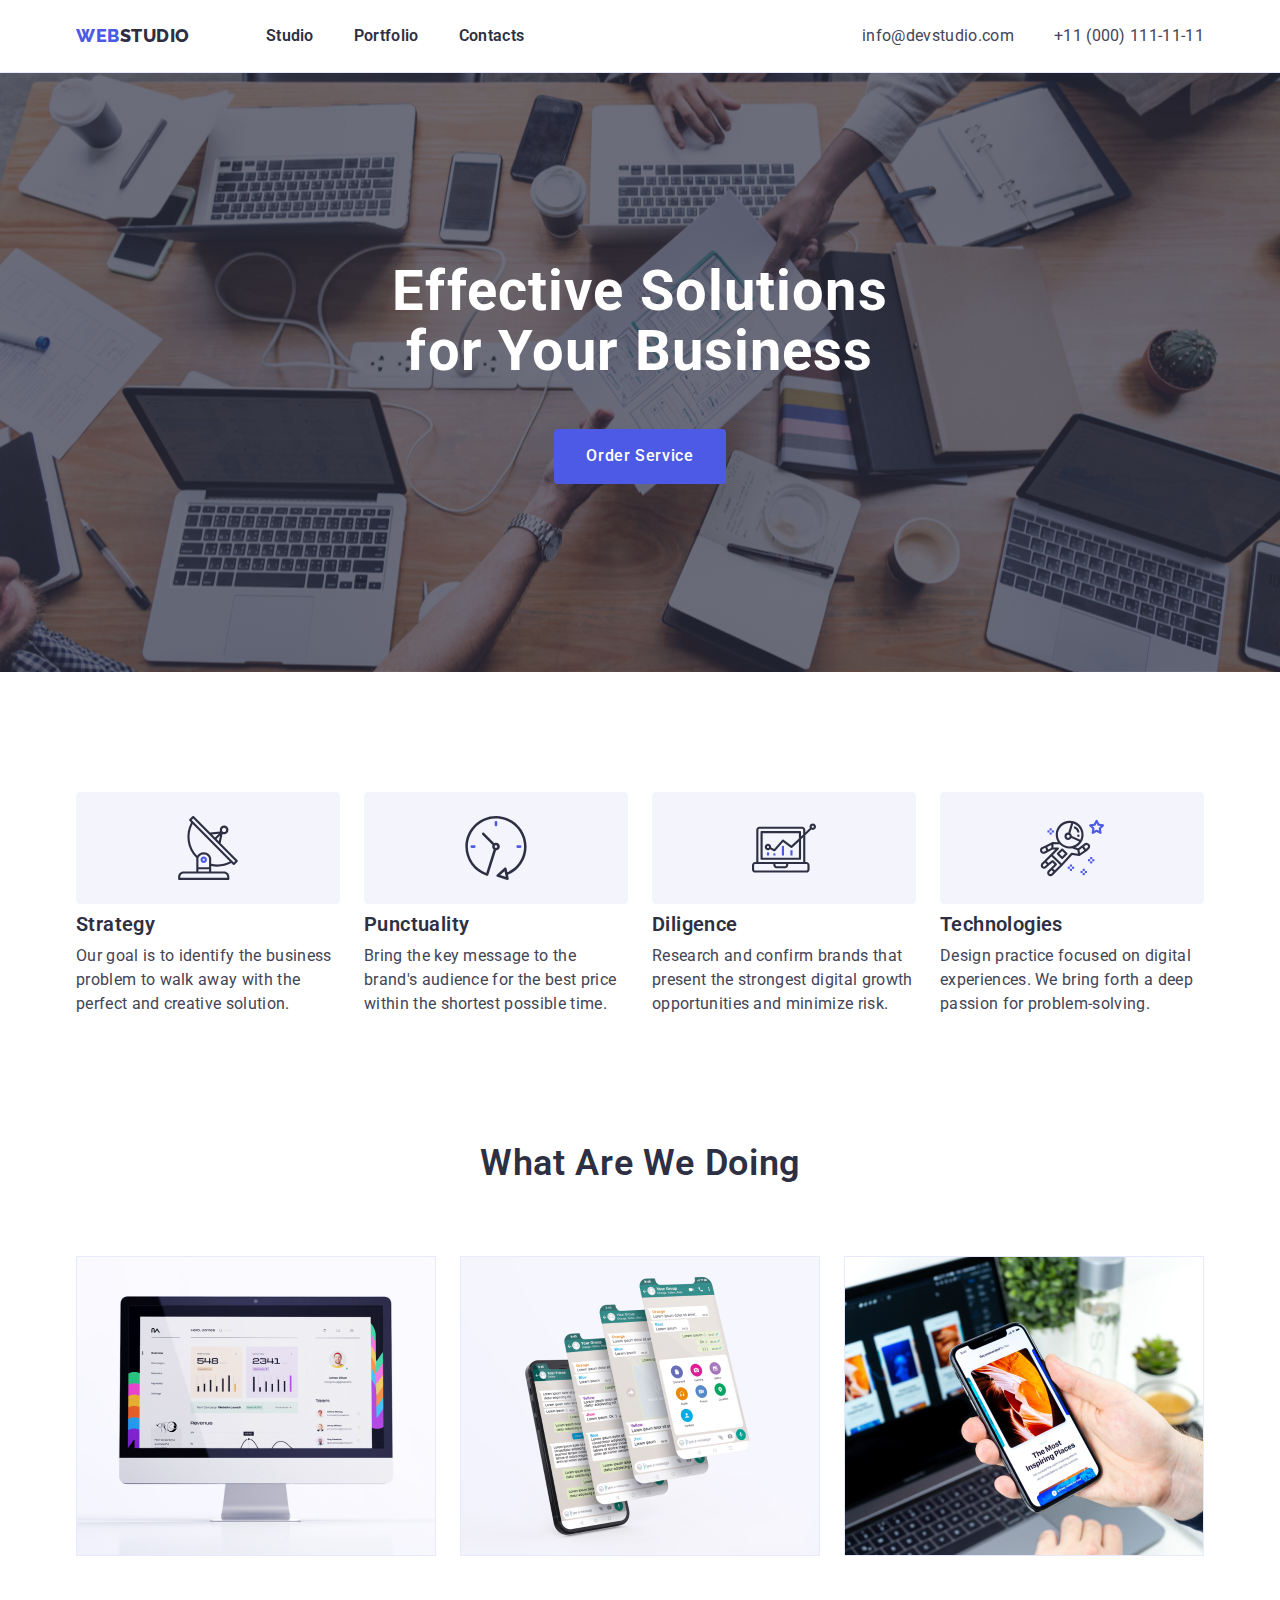
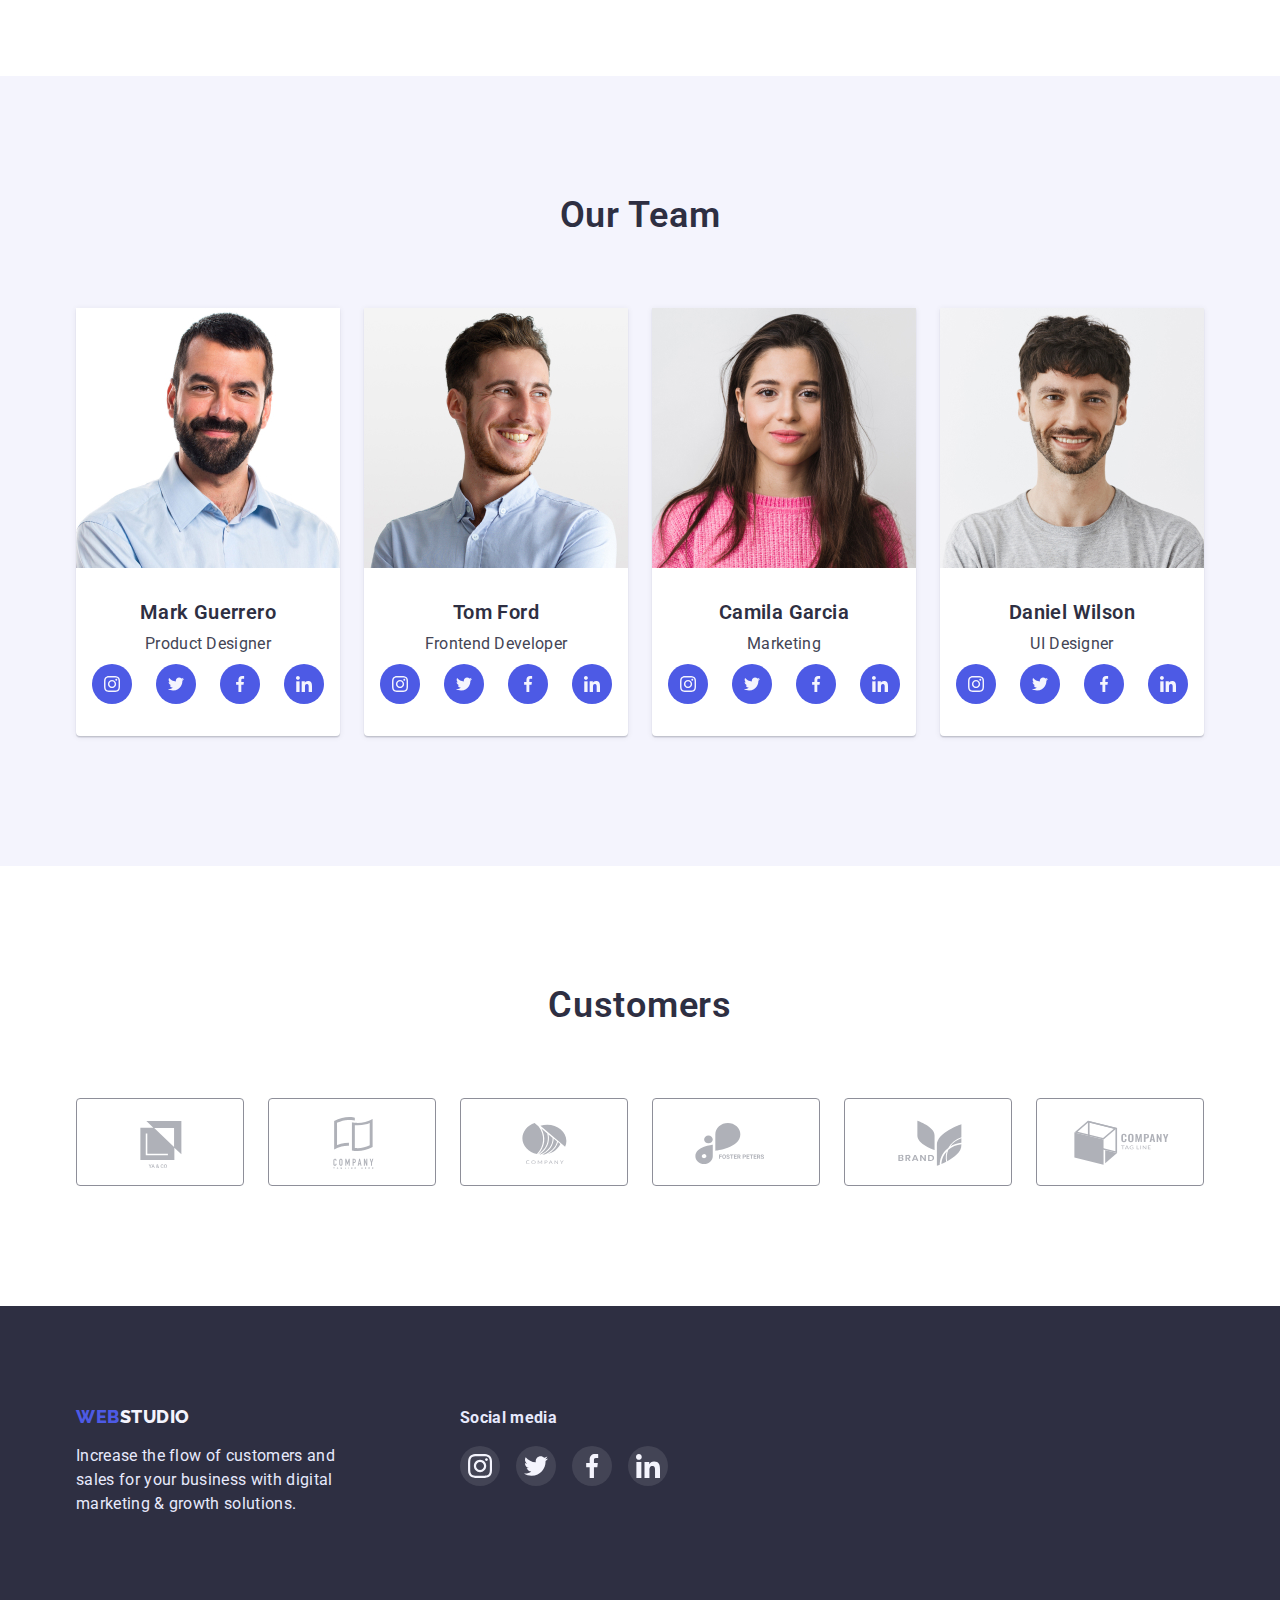
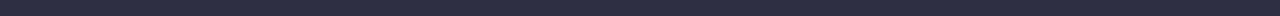
<file: index.html>
<!DOCTYPE html>
<html lang="en">
<head>
    <meta charset="UTF-8">
    <meta http-equiv="X-UA-Compatible" content="IE=edge">
    <meta name="viewport" content="width=, initial-scale=1.0">
    <link rel="preconnect" href="https://fonts.googleapis.com">
    <link rel="preconnect" href="https://fonts.gstatic.com" crossorigin>
    <link href="https://fonts.googleapis.com/css2?family=Raleway:wght@700&family=Roboto:wght@400;500;700;900&display=swap" rel="stylesheet">
    <link rel="stylesheet" href="https://cdn.jsdelivr.net/npm/modern-normalize@1.1.0/modern-normalize.min.css">
    <link rel="stylesheet" href="CSS/styles.css">
    <title>Document</title>
</head>
<body class="body">
    <!-- .Шапка -->
    <header class="header">
        <div class="container header-container">
            <nav class="navigation">
                <a href=“/“ class="logo link">
                    <span class="logo-web">Web</span>Studio
                </a>
                <ul class="menu-list">
                    <li class="menu-item list"><a href="./index.html" class="menu-link link">Studio</a></li>
                    <li class="menu-item list"><a href="./portfolio.html" class="menu-link link">Portfolio</a></li>
                    <li class="menu-item list"><a href="" class="menu-link link">Contacts</a></li>
                </ul>
            </nav>
                <ul class="header-contacts">
                    <li class="menu-item list">
                        <a href="mailto:info@devstudio.com" class="contact link">info@devstudio.com</a>
                    </li>
                    <li class="menu-item list">
                        <a href="tel:+110001111111" class="contact link">+11 (000) 111-11-11</a>
                    </li>
                </ul>
        </div>
    </header>

    <main>
        <section class="hero section-hero">
            <div>
                <h1 class="title">Effective Solutions for Your Business</h1>
                <button type="button" class="button-hero">Order Service
                </button>
            </div>
        </section>

        <!-- .Our Features -->
        <section class="Our-Features section">
            <div class="container">
                <h2 class="hidden-title">Our-Features</h2>
                <ul class="Our-features-list">
                    <li class="list studio-list">
                        <div class="features-icon">
                            <svg width="64px" heigh="64px">
                                <use href="./images/sprite-3.svg#icon-antenna-1"></use>
                            </svg>
                        </div>
                        <h3 class="heading-three Our-Features-heading">Strategy</h3>
                        <p class="content">Our goal is to identify the business
                            problem to walk away with the perfect and creative solution.</p>
                    </li>
                    <li class="list studio-list">
                        <div class="features-icon">
                            <svg width="64px" heigh="64px">
                                <use href="./images/sprite-3.svg#icon-clock-2"></use>
                            </svg>
                        </div>
                        <h3 class="heading-three Our-Features-heading">Punctuality</h3>
                        <p class="content">Bring the key message to the brand's audience for the best price within the shortest possible
                            time.</p>
                    </li>
                    <li class="list studio-list">
                        <div class="features-icon">
                            <svg width="64px" heigh="64px">
                                <use href="./images/sprite-3.svg#icon-diagram-3" ></use>
                            </svg>
                        </div>
                        
                        <h3 class="heading-three Our-Features-heading">Diligence</h3>
                        <p class="content">Research and confirm brands that present the strongest digital growth opportunities and
                            minimize risk.</p>
                    </li>
                    <li class="list studio-list">
                        <div class="features-icon">
                            <svg width="64px" heigh="64px">
                                <use href="./images/sprite-3.svg#icon-astronaut-4"></use>
                            </svg>
                        </div>
                        
                        <h3 class="heading-three Our-Features-heading">Technologies</h3>
                        <p class="content">Design practice focused on digital experiences. We bring forth a deep passion for
                            problem-solving.</p>
                    </li>
                </ul>
            </div>
        </section>
        
        <!-- .Projects -->
        <section class="Projects section">
            <div class="container">
                <h2 class="heading-two">
                    What are we doing
                </h2>
                <ul class="Projects-list">
                <li class="list">
                    <img src="./images/img1.jpg" alt="app application"  width="360">
                </li>
                <li class="list">
                    <img src="./images/img2.jpg" alt="Mobile application"  width="360">
                </li>
                <li class="list">
                    <img src="./images/img3.jpg" alt="style view" width="360">
                </li>
                </ul>
        </div>
        </section>
        
        <!-- .Our Team -->
        <section class="Our-Team section">
            <div class="container">
                <h2 class="heading-two">
                    Our Team
                </h2>
                <ul class="Our-Team-list">
                    <li class="list">
                        <article class="team-cards">
                        <div>
                            <img src="./images/mark.jpg" alt="Foto Mark" height="260" width="264">
                        </div>
                        <div class="our-team-cards">
                            <h3 class="heading-three">Mark Guerrero</h3>
                            <p class="content">Product Designer</p>
                            <ul class="team-card-list">
                                <li class="list">
                                    <a href="" class="team-link">
                                        <svg class="team-icon">
                                            <use href="./images/sprite1.svg.svg#icon-instagram-team1"></use>
                                        </svg>
                                    </a>
                                </li>
                                <li class="list">
                                    <a href="" class="team-link">
                                        <svg class="team-icon">
                                            <use href="./images/sprite1.svg.svg#icon-twitter-team2"></use>
                                        </svg>
                                    </a>
                                </li>
                                <li class="list">
                                    <a href="" class="team-link">
                                        <svg class="team-icon">
                                            <use href="./images/sprite1.svg.svg#icon-facebook-team3"></use>
                                        </svg>
                                    </a>
                                </li>
                                <li class="list">
                                    <a href="" class="team-link">
                                        <svg class="team-icon">
                                            <use href="./images/sprite1.svg.svg#icon-linkedin-team4"></use>
                                        </svg>
                                    </a>
                                </li>
                            </ul>
                        </div>
                        </article>
                    </li>
                    <li class="list">
                        <article class="team-cards">
                            <div>
                                <img src="./images/tom.jpg" alt="Foto Tom" height="260" width="264">
                            </div>
                            <div class="our-team-cards">
                                <h3 class="heading-three">Tom Ford</h3>
                                <p class="content">Frontend Developer</p>
                                <ul class="team-card-list">
                                    <li class="list">
                                        <a href="" class="team-link">
                                            <svg class="team-icon">
                                                <use href="./images/sprite1.svg.svg#icon-instagram-team1"></use>
                                            </svg>
                                        </a>
                                    </li>
                                    <li class="list">
                                        <a href="" class="team-link">
                                            <svg class="team-icon">
                                                <use href="./images/sprite1.svg.svg#icon-twitter-team2"></use>
                                            </svg>
                                        </a>
                                    </li>
                                    <li class="list">
                                        <a href="" class="team-link">
                                            <svg class="team-icon">
                                                <use href="./images/sprite1.svg.svg#icon-facebook-team3"></use>
                                            </svg>
                                        </a>
                                    </li>
                                    <li class="list">
                                        <a href="" class="team-link">
                                            <svg class="team-icon">
                                                <use href="./images/sprite1.svg.svg#icon-linkedin-team4"></use>
                                            </svg>
                                        </a>
                                    </li>
                                </ul>
                            </div>
                        </article>
                    </li>
                    <li class="list">
                        <article class="team-cards">
                            <div>
                                <img src="./images/camila.jpg" alt="Foto Camila" height="260" width="264">
                            </div>
                            <div class="our-team-cards">
                                <h3 class="heading-three">Camila Garcia</h3>
                                <p class="content">Marketing</p>
                                <ul class="team-card-list">
                                    <li class="list">
                                        <a href="" class="team-link">
                                            <svg class="team-icon">
                                                <use href="./images/sprite1.svg.svg#icon-instagram-team1"></use>
                                            </svg>
                                        </a>
                                    </li>
                                    <li class="list">
                                        <a href="" class="team-link">
                                            <svg class="team-icon">
                                                <use href="./images/sprite1.svg.svg#icon-twitter-team2"></use>
                                            </svg>
                                        </a>
                                    </li>
                                    <li class="list">
                                        <a href="" class="team-link">
                                            <svg class="team-icon">
                                                <use href="./images/sprite1.svg.svg#icon-facebook-team3"></use>
                                            </svg>
                                        </a>
                                    </li>
                                    <li class="list">
                                        <a href="" class="team-link">
                                            <svg class="team-icon">
                                                <use href="./images/sprite1.svg.svg#icon-linkedin-team4"></use>
                                            </svg>
                                        </a>
                                    </li>
                                </ul>
                            </div>
                        </article>
                    </li>
                    <li class="list">
                        <article class="team-cards">
                            <div>
                                <img src="./images/daniel.jpg" alt="Foto Daniel" height="260" width="264">
                            </div>
                            <div class="our-team-cards">
                                <h3 class="heading-three">Daniel Wilson</h3>
                                <p class="content">UI Designer</p>
                                <ul class="team-card-list">
                                    <li class="list">
                                        <a href="https://www.instagram.com" class="team-link">
                                            <svg class="team-icon">
                                                <use href="./images/sprite1.svg.svg#icon-instagram-team1"></use>
                                            </svg>
                                        </a>
                                    </li>
                                    <li class="list">
                                        <a href="https://twitter.com" class="team-link">
                                            <svg class="team-icon">
                                                <use href="./images/sprite1.svg.svg#icon-twitter-team2"></use>
                                            </svg>
                                        </a>
                                    </li>
                                    <li class="list">
                                        <a href="https://www.facebook.com" class="team-link">
                                            <svg class="team-icon">
                                                <use href="./images/sprite1.svg.svg#icon-facebook-team3"></use>
                                            </svg>
                                        </a>
                                    </li>
                                    <li class="list">
                                        <a href="https://www.linkedin.com" class="team-link">
                                            <svg class="team-icon">
                                                <use href="./images/sprite1.svg.svg#icon-linkedin-team4"></use>
                                            </svg>
                                        </a>
                                    </li>
                                </ul>
                            </div>
                        </article>
                    </li>
                </ul>
            </div>
        </section>
        
        <!-- !!!!!!!!!Customers!!!!!!!! -->
        
        <section class="section customers-section">
            <div class="container">
                <h2 class="heading-two customers">Customers</h2>
                <ul class="customers-logo-list">
                    <li class="list customers-item">
                        <a href="" class="customers-link">
                            <svg class="customers-icon">
                                <use href="./images/sprite.svg.svg#icon-customerslogo1"></use>
                            </svg>
                        </a>
                    </li>
                    <li class="list customers-item">
                        <a href="" class="customers-link">
                            <svg class="customers-icon">
                                <use href="./images/sprite.svg.svg#icon-customerslogo2"></use>
                            </svg>
                        </a>
                    </li>
                    <li class="list customers-item">
                        <a href="" class="customers-link">
                            <svg class="customers-icon">
                                <use href="./images/sprite.svg.svg#icon-customerslogo3"></use>
                            </svg>
                        </a>
                    </li>
                    <li class="list customers-item">
                        <a href="" class="customers-link">
                            <svg class="customers-icon">
                                <use href="./images/sprite.svg.svg#icon-customerslogo4"></use>
                            </svg>
                        </a>
                    </li>
                    <li class="list customers-item">
                        <a href="" class="customers-link">
                            <svg class="customers-icon">
                                <use href="./images/sprite.svg.svg#icon-customerslogo5"></use>
                            </svg>
                        </a>
                    </li>
                    <li class="list customers-item">
                        <a href="" class="customers-link">
                            <svg class="customers-icon">
                                <use href="./images/sprite.svg.svg#icon-customerslogo6"></use>
                            </svg>
                        </a>
                    </li>
                </ul>
            </div>
        </section>
    </main>

<!--Футер-->
<footer class="Futer">
    <div class="container footer-container">
        <div>
            <a href="./index.html" class="logo-futer link"><span class="logo-web">Web</span>Studio</a>
            <p class="futer-content">Increase the flow of customers and sales for your business with digital marketing & growth
                solutions.
            </p>
        </div>

        <div>
            <h3 class="footer-social">Social media</h3>
            <ul class="social-links">
                <li class="list futer-icon-list">
                    <a href="https://www.instagram.com" class="futer-link">
                        <svg class="footer-icon">
                            <use href="./images/sprite-futer.svg.svg#icon-instagram-futer"></use>
                        </svg>
                    </a>
                </li>
                <li class="list futer-icon-list">
                    <a href="https://twitter.com"class="futer-link">
                        <svg class="footer-icon">
                            <use href="./images/sprite-futer.svg.svg#icon-twitter-futer"></use>
                        </svg>
                    </a>
                </li>
                <li class="list futer-icon-list">
                    <a href="https://www.facebook.com"class="futer-link">
                        <svg class="footer-icon">
                            <use href="./images/sprite-futer.svg.svg#icon-facebook-futer"></use>
                        </svg>
                    </a>
                </li>
                <li class="list futer-icon-list">
                    <a href="https://www.linkedin.com"class="futer-link">
                        <svg class="footer-icon">
                            <use href="./images/sprite-futer.svg.svg#icon-linkedin-futer"></use>
                        </svg>
                    </a>
                </li>
            </ul>
        </div>
    </div>
</footer>
</body>
</html>
</file>
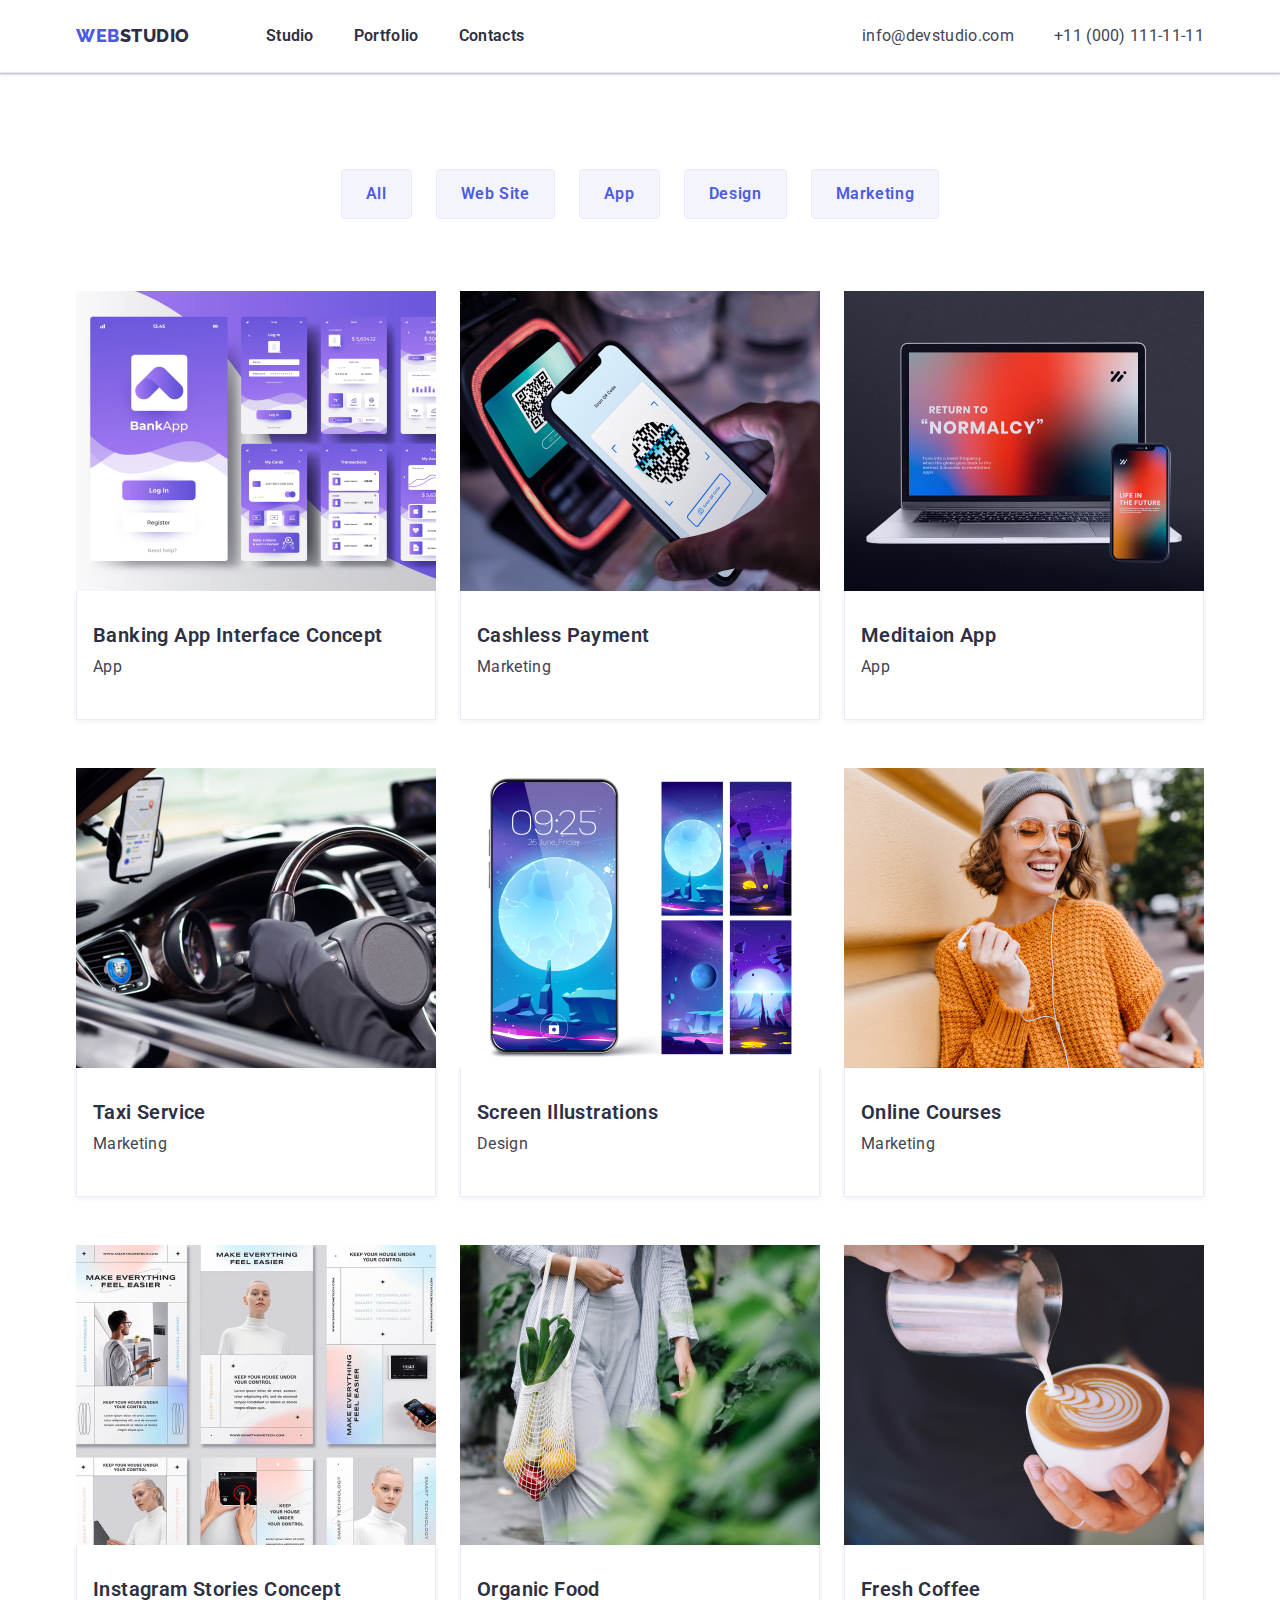
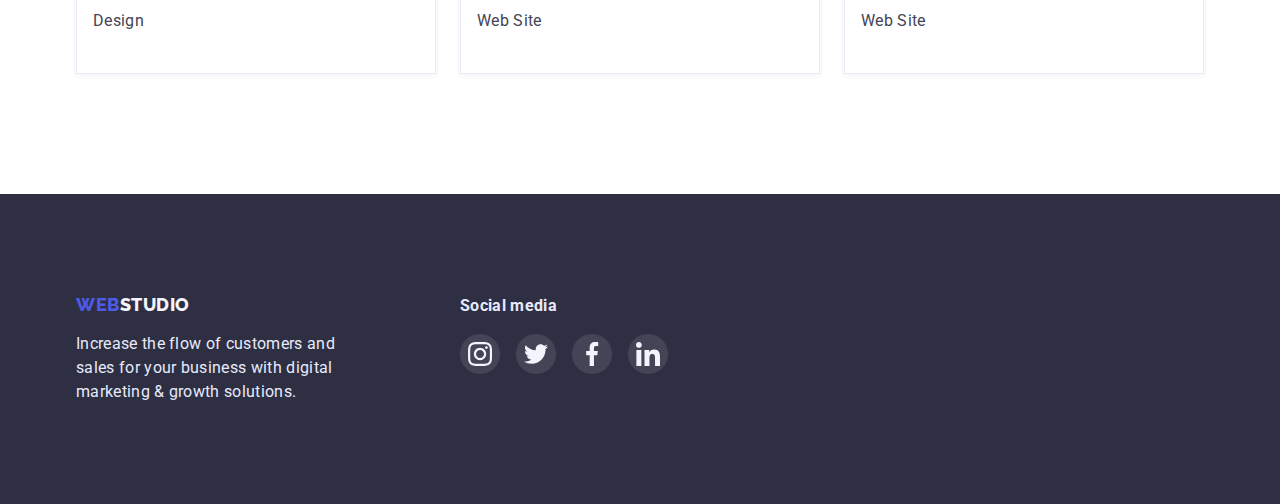
<file: portfolio.html>
<!DOCTYPE html>
<html lang="en">
<head>
    <meta charset="UTF-8">
    <meta http-equiv="X-UA-Compatible" content="IE=edge">
    <meta name="viewport" content="width=device-width, initial-scale=1.0">
    <link rel="preconnect" href="https://fonts.googleapis.com">
    <link rel="preconnect" href="https://fonts.gstatic.com" crossorigin>
    <link href="https://fonts.googleapis.com/css2?family=Raleway:wght@700&family=Roboto:wght@400;500;700;900&display=swap" rel="stylesheet">
    <link rel="stylesheet" href="https://cdn.jsdelivr.net/npm/modern-normalize@1.1.0/modern-normalize.min.css">
    <link rel="stylesheet" href="CSS/styles.css">
    <title>Document</title>
</head>
<body>
    
    <!-- .Шапка -->
    <header class="header">
        <div class="container header-container">
            <nav class="navigation">
                <a href=“/“ class="logo link">
                    <span class="logo-web">Web</span>Studio
                </a>
                <ul class="menu-list">
                    <li class="menu-item list"><a href="./index.html" class="menu-link link">Studio</a></li>
                    <li class="menu-item list"><a href="./portfolio.html" class="menu-link link">Portfolio</a></li>
                    <li class="menu-item list"><a href="" class="menu-link link">Contacts</a></li>
                </ul>
            </nav>
            <ul class="header-contacts">
                <li class="menu-item list">
                    <a href="mailto:info@devstudio.com" class="contact link">info@devstudio.com</a>
                </li>
                <li class="menu-item list">
                    <a href="tel:+110001111111" class="contact link">+11 (000) 111-11-11</a>
                </li>
            </ul>
        </div>
    </header>
    <main>
        <!--Filters-->
        <section class="section portfolio-section">
            <div class="container">
                <h1 class="filter-buttons hidden-title">
                    Filter buttons
                </h1>
                
                <ul class="filter-menu">
                    <li class="filter-link list">
                        <button type="button" class="filter-button">All</button>
                    </li>
                    <li class="filter-link list">
                        <button type="button" class="filter-button">Web Site</button>
                    </li>
                    <li class="filter-link list">
                        <button type="button" class="filter-button">App</button>
                    </li>
                    <li class="filter-link list">
                        <button type="button" class="filter-button">Design</button>
                    </li>
                    <li class="filter-link list">
                        <button type="button" class="filter-button">Marketing</button>
                    </li>
                </ul>
                
                <ul class="cards">
                    <li class="cards-list list">
                        <a class="portfolio-link link" href="">
                            <div>
                            <img src="./images/img(1).jpg" alt="Banking App" width="360" height="300">
                            </div>
                            <div class="portfolio-cards">
                                <h2 class="heading-three">Banking App Interface Concept</h2>
                                <p class="content">App</p>
                            </div>
                        </a>
                    </li>
                    
                    <li class="cards-list list">
                        <a class="portfolio-link link" href="">
                            <div>
                                <img src="./images/img.jpg" alt="Cashless Payment" width="360" height="300">
                            </div>
                            <div class="portfolio-cards">
                                <h2 class="heading-three">Cashless Payment</h2>
                                <p class="content">Marketing</p>
                            </div>
                        </a>
                    </li>
                    
                    <li class="cards-list list">
                        <a class="portfolio-link link" href="">
                            <div>
                                <img src="./images/img(3).jpg" alt="Meditaion App" width="360" height="300">
                            </div>
                            <div class="portfolio-cards">
                                <h2 class="heading-three">Meditaion App</h2>
                                <p class="content">App</p>
                            </div>
                        </a>
                    </li>
                    
                    <li class="cards-list list">
                        <a class="portfolio-link link" href="">
                            <div>
                                <img src="./images/img(4).jpg" alt="Taxi Service" width="360" height="300">
                            </div>
                            <div class="portfolio-cards">
                                <h2 class="heading-three">Taxi Service</h2>
                                <p class="content">Marketing</p>
                            </div>
                        </a>
                    </li>
                    
                    <li class="cards-list list">
                        <a class="portfolio-link link" href="">
                            <div>
                                <img src="./images/img(5).jpg" alt="Screen Illustrations" width="360" height="300">
                            </div>
                            <div class="portfolio-cards">
                                <h2 class="heading-three">Screen Illustrations</h2>
                                <p class="content">Design</p>
                            </div>
                        </a>
                    </li>
                    
                    <li class="cards-list list">
                        <a class="portfolio-link link" href="">
                            <div>
                                <img src="./images/img(6).jpg" alt="Online Courses" width="360" height="300">
                            </div>
                            <div class="portfolio-cards">
                                <h2 class="heading-three">Online Courses</h2>
                                <p class="content">Marketing</p>
                            </div>
                        </a>
                        
                    </li>
                    
                    <li class="cards-list list">
                        <a class="portfolio-link link" href="">
                            <div>
                                <img src="./images/img(7).jpg" alt="Instagram Stories Concept" width="360" height="300">
                            </div>
                            <div class="portfolio-cards">
                                <h2 class="heading-three">Instagram Stories Concept</h2>
                                <p class="content">Design</p>
                            </div>
                        </a>
                        
                    </li>
                    
                    <li class="cards-list list">
                        <a class="portfolio-link link" href="">
                            <div>
                                <img src="./images/img(8).jpg" alt="Organic Food" width="360" height="300">
                            </div>
                            <div class="portfolio-cards">
                                <h2 class="heading-three">Organic Food</h2>
                                <p class="content">Web Site</p>
                            </div>
                        </a>
                    </li>
                    
                    <li class="cards-list list">
                        <a class="portfolio-link link" href="">
                            <div>
                                <img src="./images/img(9).jpg" alt="Fresh Coffee" width="360" height="300">
                            </div>
                            <div class="portfolio-cards">
                                <h2 class="heading-three">Fresh Coffee</h2>
                                <p class="content">Web Site</p>
                            </div>
                        </a>
                    </li>
                </ul>
            </div>
        </section>
    </main>

    <!--Футер-->
<footer class="Futer">
    <div class="container footer-container">
        <div>
            <a href="./index.html" class="logo-futer link"><span class="logo-web">Web</span>Studio</a>
            <p class="futer-content">Increase the flow of customers and sales for your business with digital marketing &
                growth
                solutions.
            </p>
        </div>

        <div>
            <h3 class="footer-social">Social media</h3>
            <ul class="social-links">
                <li class="list futer-icon-list">
                    <a href="https://www.instagram.com" class="futer-link">
                        <svg class="footer-icon">
                            <use href="./images/sprite-futer.svg.svg#icon-instagram-futer"></use>
                        </svg>
                    </a>
                </li>
                <li class="list futer-icon-list">
                    <a href="https://twitter.com" class="futer-link">
                        <svg class="footer-icon">
                            <use href="./images/sprite-futer.svg.svg#icon-twitter-futer"></use>
                        </svg>
                    </a>
                </li>
                <li class="list futer-icon-list">
                    <a href="https://www.facebook.com" class="futer-link">
                        <svg class="footer-icon">
                            <use href="./images/sprite-futer.svg.svg#icon-facebook-futer"></use>
                        </svg>
                    </a>
                </li>
                <li class="list futer-icon-list">
                    <a href="https://www.linkedin.com" class="futer-link">
                        <svg class="footer-icon">
                            <use href="./images/sprite-futer.svg.svg#icon-linkedin-futer"></use>
                        </svg>
                    </a>
                </li>
            </ul>
        </div>
    </div>
</footer>
</body>
</html>
</file>
<file: CSS/styles.css>
:root{
--main-text-color:#434455;
--dark-background-color:#2E2F42;
--light-background-color:#F4F4FD;
--active-status-color:#4D5AE5;
--card-cet-gap:24px;
}

h1, h2, h3, p {
margin-top: 0;
margin-bottom: 0;
}

ul, ol {
margin-top: 0;
margin-bottom: 0;
padding-left: 0;
}

img {
display: block;
max-width: 100%;
}

button{
cursor: pointer;
}

.list{
list-style: none;
}
.link{
text-decoration: none;
}

body{font-family:'Roboto', sans-serif;
color:#2E2F42;
}

.container{
width: 1158px;
margin-left: auto;
margin-right: auto;
padding-left: 15px;
padding-right: 15px;
}

.section{
padding-top: 120px;
padding-bottom: 120px;
}

.img{
display: block;
max-width: 100%;
height: auto;
}

/* COMPONENTS */

.heading-two{
font-weight: 600;
font-size: 36px;
line-height: 1.11;
text-align: center;
letter-spacing: 0.02em;
text-transform: capitalize;
color:var(--dark-background-color);
margin-bottom: 72px;
}

.heading-three{
font-weight: 600;
font-size: 20px;
line-height: 1.2;
letter-spacing: 0.02em;
color:var(--dark-background-color);
margin-bottom: 8px;
}

.content{
font-size: 16px;
line-height: 1.5;
letter-spacing: 0.02em;
color:var(--main-text-color);
}

/* !!!!!!!!BODY!!!!!!! */
.body{
font-family: 'Roboto', sans-serif;
color:#434455;
background-color: #FFFFFF;;
}

/* !!!!!!!!ШАПКА!!!!!!! */

.header{
border-bottom: 1px solid #E7E9FC;
box-shadow: 0px 2px 1px rgba(46, 47, 66, 0.08), 0px 1px 1px rgba(46, 47, 66, 0.16), 0px 1px 6px rgba(46, 47, 66, 0.08);
}

.header-container{
display: flex;
align-items: center;
}
.navigation{
display: flex;
align-items: center;
padding-top: 24px;
padding-bottom: 24px;
}

.logo{
font-family: 'Raleway';
font-weight: 800;
font-size: 18px;
line-height: 1.33;
align-items: center;
letter-spacing: 0.03em;
text-transform: uppercase;
color: #2E2F42;

margin-right: 76px;
}

.logo-web{
color: #4D5AE5;
}

.menu-list{
display: flex;
align-items: center;
}

.header-contacts{
display: flex;
align-items: center;
}

.mailto{
margin-right: 40px;
}

.menu-link{
font-weight: 600;
font-size: 16px;
line-height: 1.5;
letter-spacing: 0.02em;
color: #2E2F42;
}

.menu-item:not(:last-child){
margin-right: 40px;
}

.menu-link:hover,
.menu-link:focus{
color: #404BBF;
}
.menu-link:active{
color: #4D5AE5;
}

.contact{
font-size: 16px;
line-height: 1.5;
letter-spacing: 0.02em;
color: #434455;
}
.contact:hover,
.contact:focus{
color: #4D5AE5;
}
.header-contacts{
margin-left: auto;
}


/* !!!!!!!!!HERO!!!!!!!!!!! */

.hero{
background-color: #2E2F42;
max-width: 1440px;
background-image: linear-gradient(rgba(46, 47, 66, 0.7),rgba(46, 47, 66, 0.7)),url(../images/people-office.png);
background-repeat: no-repeat;
background-position: center;

text-align: center;
margin-left: auto;
margin-right: auto;
padding-top: 188px;
padding-bottom: 188px;

}



.title{
font-weight: 700;
font-size: 56px;
line-height: 60px;
letter-spacing: 0.02em;
color: #FFFFFF;
max-width: 500px;
margin: 0 auto;
margin-bottom: 48px;
}

.button-hero{
font-family: 'Roboto';
font-weight: 500;
font-size: 16px;
line-height: 1.18;
letter-spacing: 0.04em;
background: #4D5AE5;
color:#FFFFFF;
border-radius: 4px;
border-color: transparent;

padding-top: 16px;
padding-right: 30px;
padding-bottom: 16px;
padding-left: 30px;
margin: 0 auto;
display: block;
}
.button-heror:hover,
.button-hero:focus{
background-color: #4D5AE5;
color: #FFFFFF;
}
.button-hero:active{
background-color:#404BBF;
color: #FFFFFF;
}


/* Our-Features */

.hidden-title{
position: absolute;
width: 1px;
height: 1px;
margin: -1px;
border: 0;
padding: 0;
white-space: nowrap;
clip-path: inset(100%);
clip: rect(0 0 0 0);
overflow: hidden;
}

.Our-features-list{
display: flex;
}

.Our-features-list :not(:last-child){
margin-right: 24px;
}

.features-icon{
display: flex;
justify-content: center;
align-items: center;

background-color: #F4F4FD;
border-radius: 4px;
margin-bottom: 8px;
width: 264px;
height: 112px;
}

.studio-list{
    width: 264px;
}



/* Projects */

.Projects{
padding-top: 0px;
}

.Projects-list{
display: flex;
justify-content: space-between;
flex-wrap: wrap;
gap: 24px;
}

/* Our Team */
.Our-Team{
padding-bottom: 130px;
background-color: #F4F4FD;;
}

.Our-Team-list{
display: flex;
flex-wrap: wrap;
gap: 24px;
}


.our-team-cards{
text-align: center;
padding-top: 32px;
padding-bottom: 32px;
}

.team-card-list{
display: flex;
justify-content: center;
gap: 24px;
}

.content{
padding-bottom: 8px;
}

.team-link{
display: flex;
justify-content: center;
align-items: center;
width: 40px;
height: 40px;
border-radius: 50%;
background-color: #4D5AE5;
}

.team-link:focus,
.team-link:hover{
background-color: #404BBF;
}

.team-icon{
width: 16px;;
height: 16px;
fill: #F4F4FD;
}


/* Customers */
.customers {
margin-bottom: 72px;
}

.customers-logo-list{
display: flex;
gap: 24px;
}

.customers-link{
border: 1px solid #8e8f99;
border-radius: 4px;
height: 88px;

display: flex;
justify-content: center;
align-items: center;
}

.customers-link:hover{
border: 1px solid #404BBF;
border-radius: 4px;
}

.customers-link:focus{
border: 1px solid #404BBF;
border-radius: 4px;
}

.customers-item {
width: 168px;
}
.customers-icon{
width: 104px;
height: 56px;
fill: #AFB1B8;;
}

.customers-link:hover
.customers-icon{
fill: #404BBF;
}

.customers-link:focus
.customers-icon {
fill: #404BBF;
}

/* !!!!!!!!!!Portfolio filter buttons!!!!!!!! */

.filter-menu{
display: flex;
margin-bottom: 72px;
justify-content: center;
gap: 24px;
}

.filter-button{
font-family: 'Roboto';
font-weight: 600;
font-size: 16px;
line-height: 1.5;
align-items: center;
text-align: center;
letter-spacing: 0.04em;
color: #4D5AE5;
background-color: #F4F4FD;
border: 1px solid #E7E9FC;
border-radius: 4px;

padding: 12px 24px;
}

.filter-button:hover,
.filter-button:focus{
font-family: 'Roboto';
font-weight: 600;
font-size: 16px;
line-height: 1.5;
align-items: center;
text-align: center;
letter-spacing: 0.04em;
color: #FFFFFF;
background: #404BBF;
box-shadow: 0px 3px 1px rgba(0, 0, 0, 0.1), 0px 2px 1px rgba(0, 0, 0, 0.08), 0px 2px 2px rgba(0, 0, 0, 0.12);
border-radius: 4px;
border-color: transparent;
}

/* !!!!!!!!!!Portfolio Cards!!!!!!!! */

.portfolio-section{
padding-top: 96px;
padding-bottom: 120px;
}
.cards{
display: flex;
flex-wrap: wrap;
row-gap: 48px;
column-gap: 24px;
}

.team-cards{
background: #FFFFFF;
box-shadow: 0px 1px 6px rgba(46, 47, 66, 0.08), 0px 1px 1px rgba(46, 47, 66, 0.16), 0px 2px 1px rgba(46, 47, 66, 0.08);
border-radius: 0px 0px 4px 4px;
}

.portfolio-cards{
padding-top: 32px;
padding-bottom: 32px;
padding-left: 16px;
box-shadow: 0px 1px 6px rgba(46, 47, 66, 0.08);
border: 1px solid #E7E9FC;
border-top: none;
}

.portfolio-link:hover .portfolio-cards{
border: 0.5px solid #F4F4FD;
box-shadow: 0px 1px 6px rgba(46, 47, 66, 0.08), 0px 1px 1px rgba(46, 47, 66, 0.16), 0px 2px 1px rgba(46, 47, 66, 0.08);
border-top: none;
}


/* Futer */
.Futer{
background-color:#2E2F42;

padding-top: 100px;
padding-bottom: 100px;

}

.footer-container{
display: flex;
gap: 120px;
align-items: baseline;
}

.logo-futer {
font-family: 'Raleway';
font-weight: 800;
font-size: 18px;
line-height: 1.16;
align-items: center;
letter-spacing: 0.03em;
text-transform: uppercase;
color: #F4F4FD;
}

.futer-content{
font-size: 16px;
line-height: 24px;
letter-spacing: 0.02em;
font-size: 16px;
line-height: 1.5;
letter-spacing: 0.02em;
color: #E7E9FC;
width: 264px;
margin-top: 16px;
}

.social-links{
display: flex;
gap: 16px;

}

.footer-social-media-link{
display: flex;
justify-content: center;
align-items: center;

height: 40px;
border-radius: 50%;
background-color: rgba(255, 255, 255, 0.1);
} 

.footer-social{
font-size: 16px;
line-height: 1.5;
letter-spacing: 0.02em;
color: #E7E9FC;

margin-bottom: 16px;
}

.footer-icon{
width: 24px;
height: 24px;
fill: #F4F4FD;
}

.futer-link{
display: flex;
justify-content: center;
align-items: center;
width: 40px;
height: 40px;
border-radius: 50%;
background: rgba(255, 255, 255, 0.1);
}

.futer-link:focus,
.futer-link:hover{
background-color:#31D0AA;
}


.futer-icon-list{
display: flex;
justify-content: center;
}
</file>
